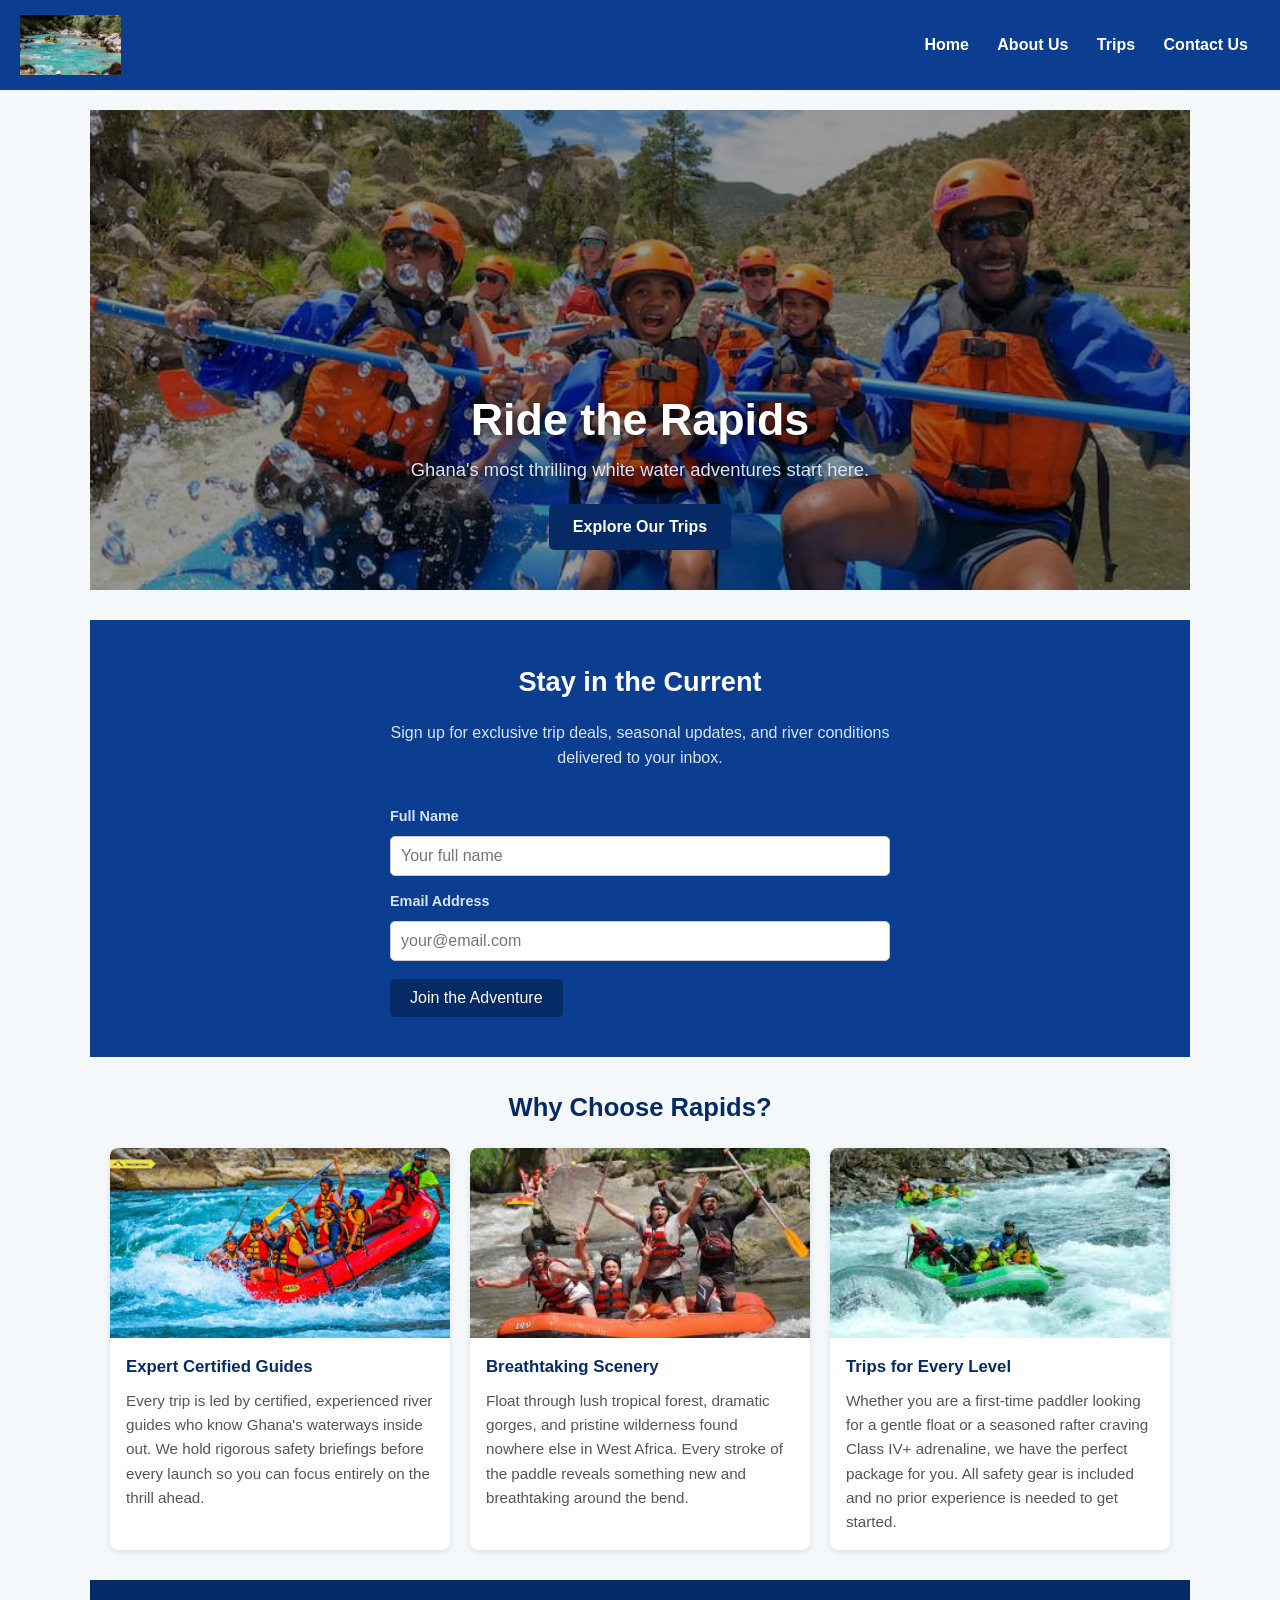
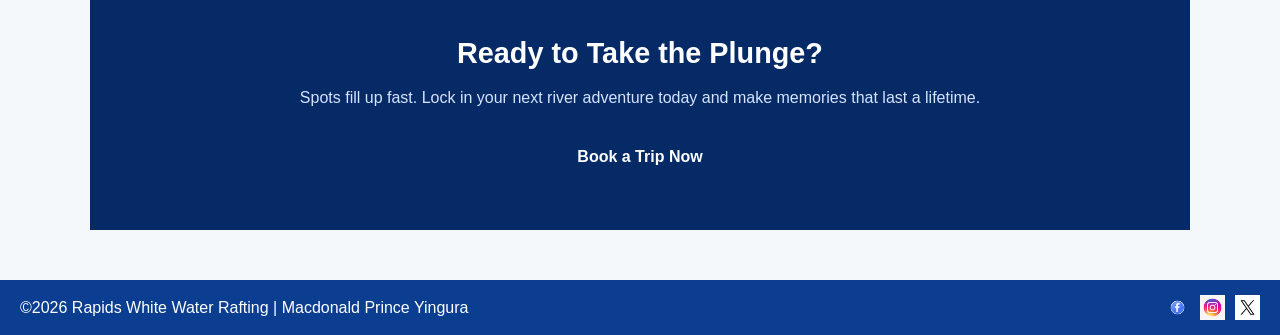
<file: wwr/index.html>
<!DOCTYPE html>
<html lang="en-US">

<head>
    <meta charset="UTF-8">
    <meta name="viewport" content="width=device-width, initial-scale=1.0">
    <meta name="description"
      content="Rapids White Water Rafting – Ghana's premier river adventure. Book thrilling white water trips, explore packages, and sign up for exclusive offers.">
    <meta name="author" content="Macdonald Prince Yingura">

    <title>Home | Rapids White Water Rafting</title>

    <link rel="stylesheet" href="styles/rafting.css">
</head>

<body>

    <header>
        <img src="images/rafting-logo.png" alt="Rafting Logo">
        <nav>
            <a href="index.html">Home</a>
            <a href="about.html">About Us</a>
            <a href="trips.html">Trips</a>
            <a href="contact.html">Contact Us</a>
        </nav>
    </header>

    <main>

        <!-- HERO SECTION: full-width image with absolutely positioned heading -->
        <section class="hero">
            <img src="images/hero.jpg" alt="Rafters paddling through churning white water rapids">
            <div class="hero-text">
                <h1>Ride the Rapids</h1>
                <p>Ghana's most thrilling white water adventures start here.</p>
                <a href="trips.html" class="btn">Explore Our Trips</a>
            </div>
        </section>

        <!-- NEWSLETTER SIGN-UP -->
        <section class="newsletter">
            <div class="newsletter-inner">
                <h2>Stay in the Current</h2>
                <p>Sign up for exclusive trip deals, seasonal updates, and river conditions
                    delivered to your inbox.</p>
                <form class="newsletter-form" action="#" method="get">
                    <label for="sub-name">Full Name</label>
                    <input type="text" id="sub-name" name="sub-name" placeholder="Your full name"
                      required>

                    <label for="sub-email">Email Address</label>
                    <input type="email" id="sub-email" name="sub-email" placeholder="your@email.com"
                      required>

                    <button type="submit">Join the Adventure</button>
                </form>
            </div>
        </section>

        <!-- WHY RAPIDS – CSS GRID SECTION -->
        <section class="why-rapids">
            <h2>Why Choose Rapids?</h2>
            <div class="why-grid">

                <article class="why-card">
                    <img src="images/adventure1.jpg" alt="Rafters navigating wild rapids together">
                    <div class="why-card-text">
                        <h3>Expert Certified Guides</h3>
                        <p>Every trip is led by certified, experienced river guides who know Ghana's
                            waterways
                            inside out. We hold rigorous safety briefings before every launch so you
                            can
                            focus entirely on the thrill ahead.</p>
                    </div>
                </article>

                <article class="why-card">
                    <img src="images/adventure2.jpg"
                      alt="Scenic calm river stretch surrounded by tropical jungle">
                    <div class="why-card-text">
                        <h3>Breathtaking Scenery</h3>
                        <p>Float through lush tropical forest, dramatic gorges, and pristine
                            wilderness found
                            nowhere else in West Africa. Every stroke of the paddle reveals
                            something
                            new and breathtaking around the bend.</p>
                    </div>
                </article>

                <article class="why-card">
                    <img src="images/adventure3.jpg"
                      alt="Group of rafters celebrating after completing a run">
                    <div class="why-card-text">
                        <h3>Trips for Every Level</h3>
                        <p>Whether you are a first-time paddler looking for a gentle float or a
                            seasoned rafter
                            craving Class IV+ adrenaline, we have the perfect package for you. All
                            safety
                            gear is included and no prior experience is needed to get started.</p>
                    </div>
                </article>

            </div>
        </section>

        <!-- CALL TO ACTION BANNER -->
        <section class="cta-banner">
            <div class="cta-content">
                <h2>Ready to Take the Plunge?</h2>
                <p>Spots fill up fast. Lock in your next river adventure today and make memories
                    that last a lifetime.</p>
                <a href="trips.html" class="btn">Book a Trip Now</a>
            </div>
        </section>

    </main>

    <footer>
        <p>©2026 Rapids White Water Rafting | Macdonald Prince Yingura</p>
        <nav class="socialmedia">
            <a href="https://facebook.com">
                <img src="images/facebook.png" alt="Facebook">
            </a>
            <a href="https://instagram.com">
                <img src="images/instagram.png" alt="Instagram">
            </a>
            <a href="https://twitter.com">
                <img src="images/twitter.png" alt="Twitter">
            </a>
        </nav>
    </footer>

</body>

</html>
</file>
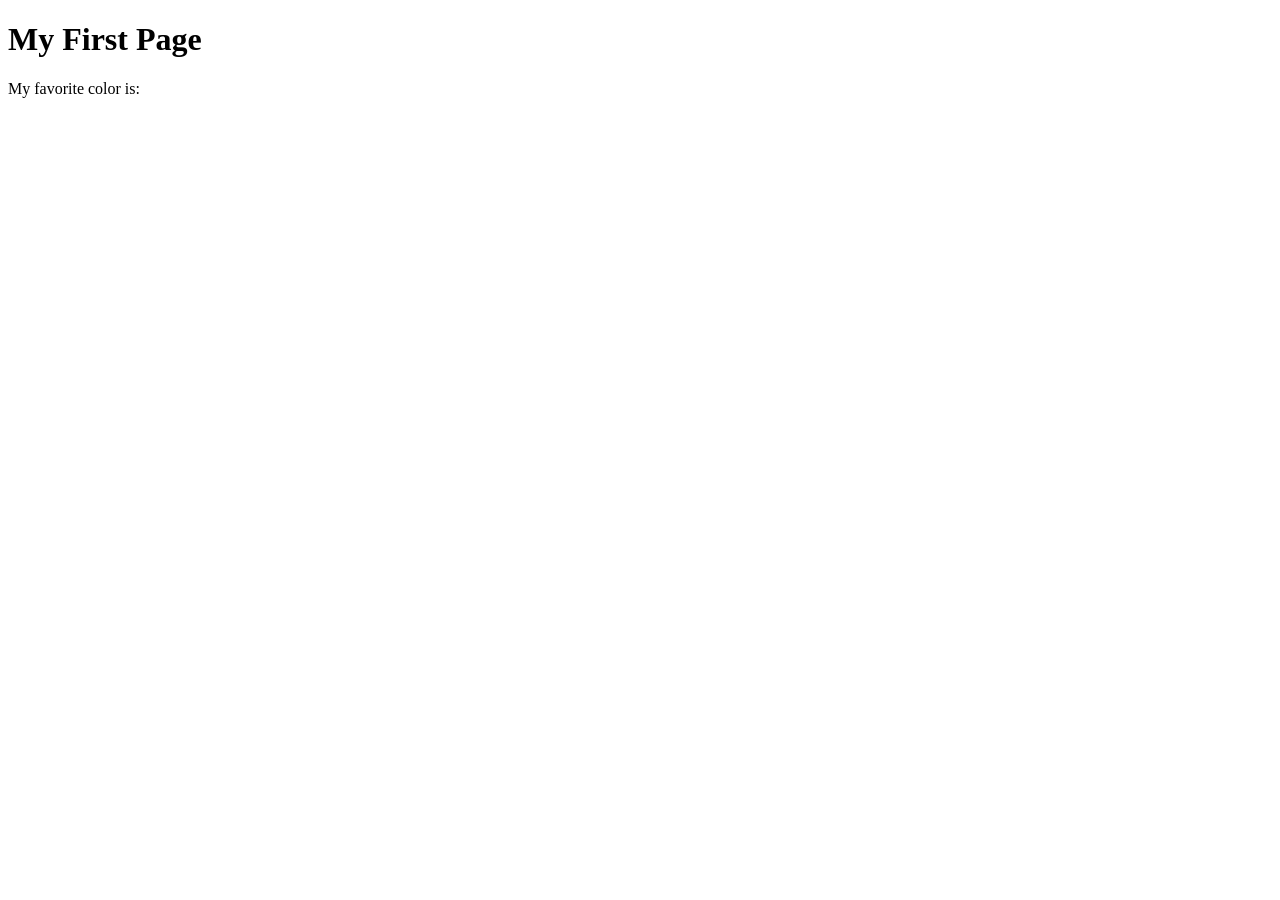
<file: week01/first-page.html>
<!DOCTYPE html>
<html lang="en">
<head>
    <meta charset="UTF-8">
    <meta name="viewport" content="width=device-width, initial-scale=1.0">
    <title>My First Page</title>
</head>
<body>
    <h1>My First Page</h1>
    <p>My favorite color is: </p>
</body>
</html>
</file>
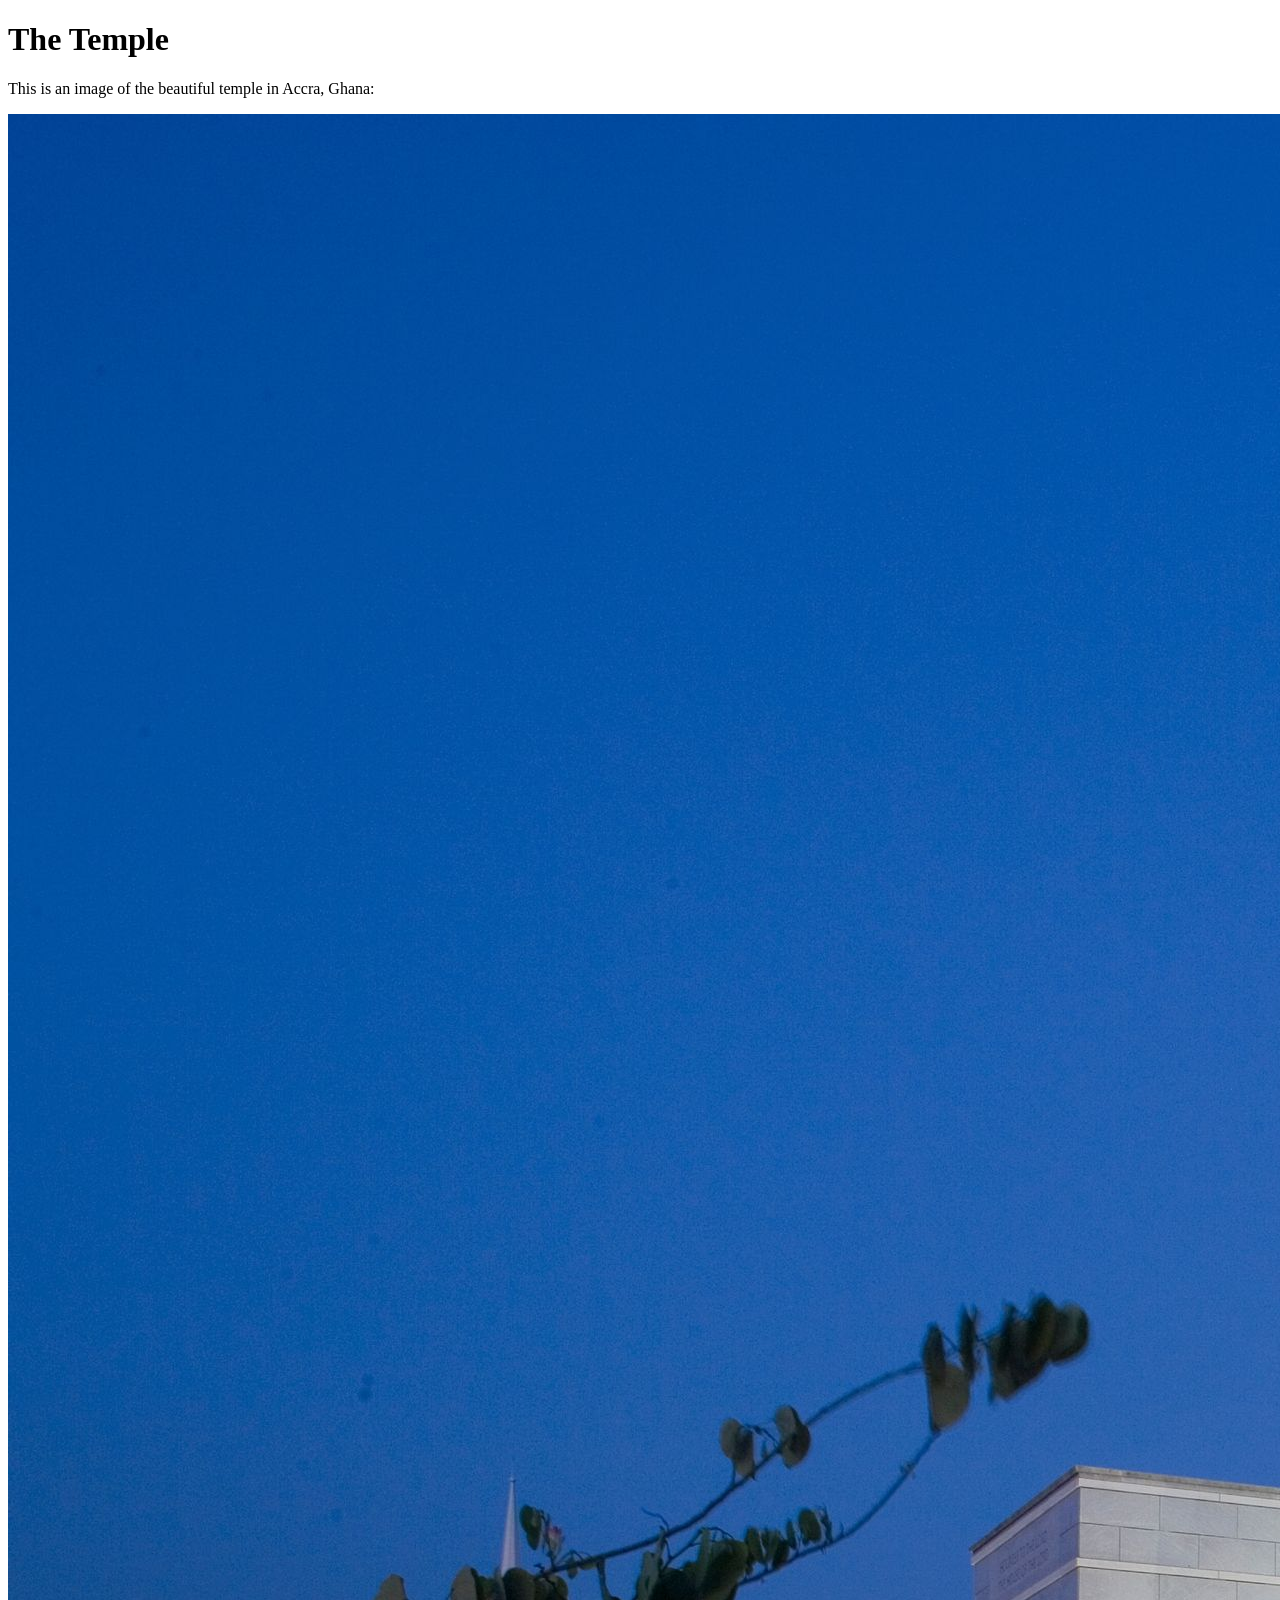
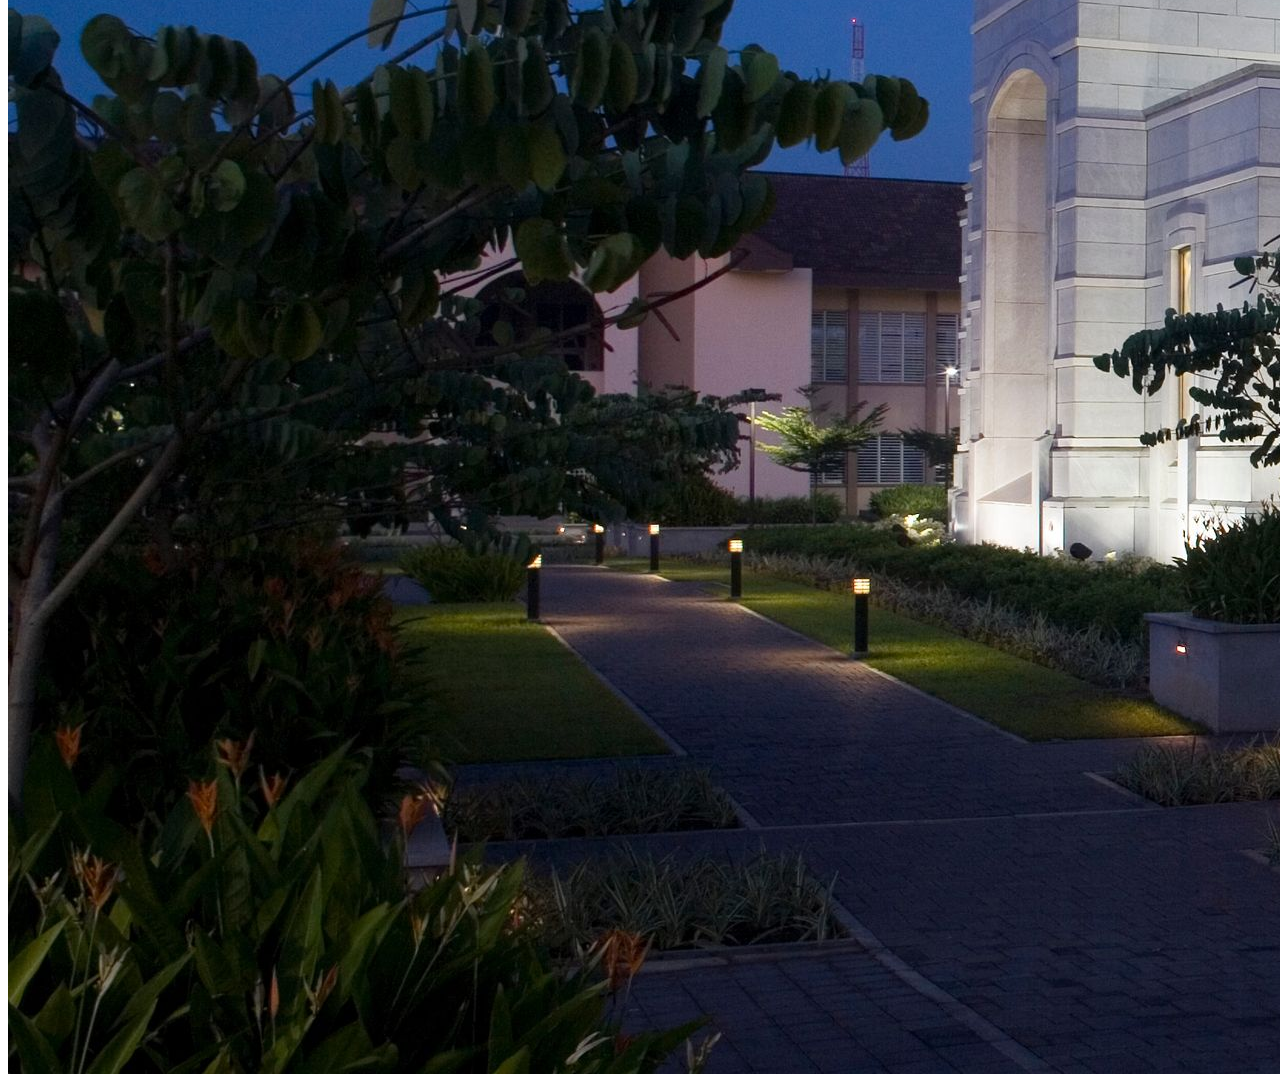
<file: week01/images.html>
<!DOCTYPE html>
<html lang="en">
<head>
    <meta charset="UTF-8">
    <meta name="viewport" content="width=device-width, initial-scale=1.0">
    <title>Temple Image</title>
</head>
<body>
    <h1>The Temple</h1>
    <p>This is an image of the beautiful temple in Accra, Ghana:</p>
    <img src="images/temple-large.jpeg" alt="The Accra Ghana Temple">
    
</body>
</html>
</file>
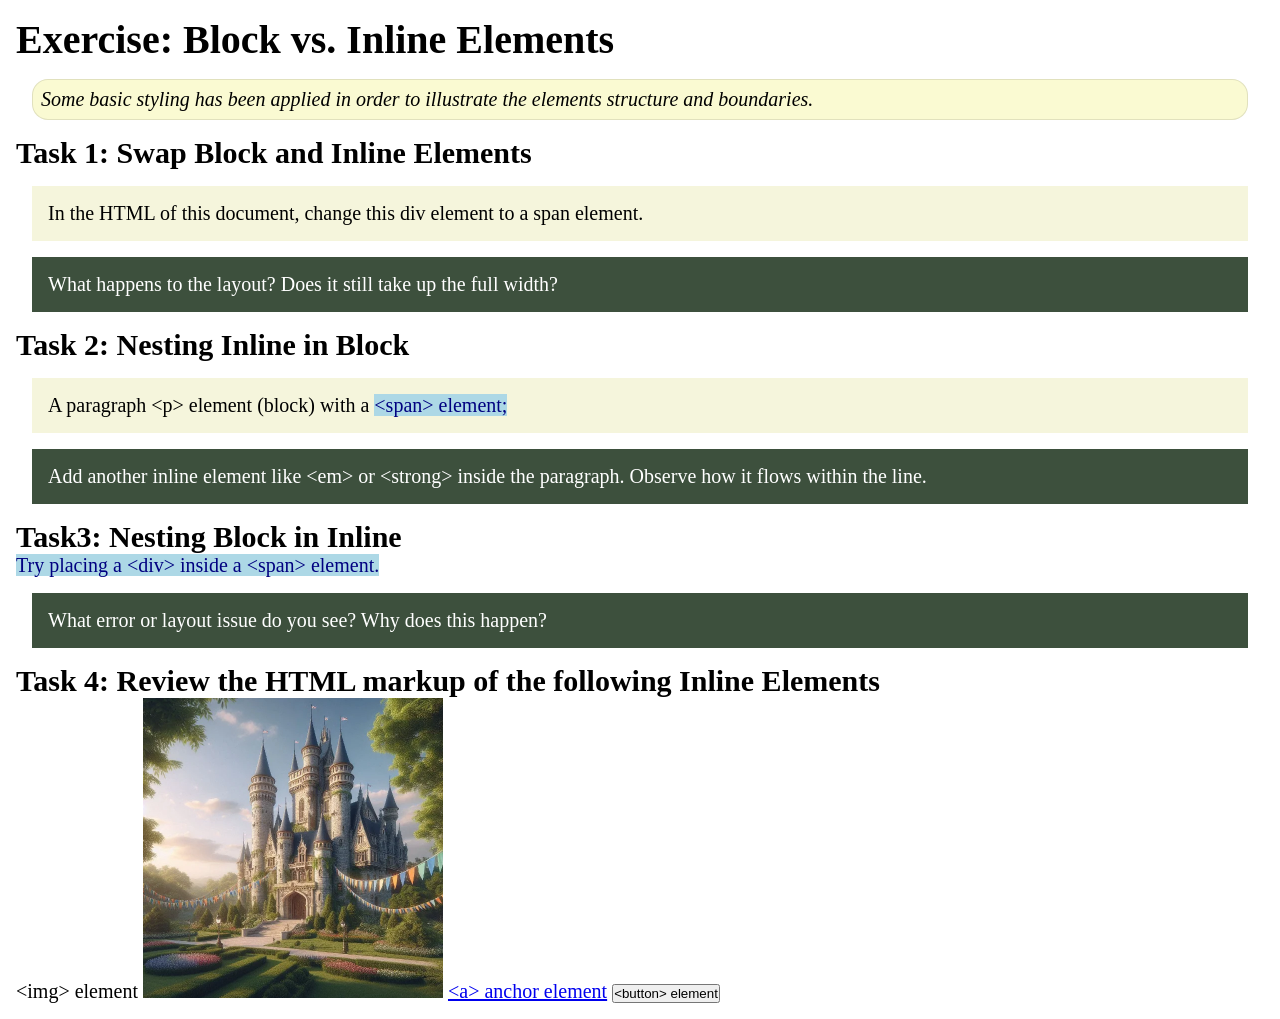
<file: week02/block-vs-inline.html>
<!DOCTYPE html>
<html lang="en">

<head>
    <meta charset="UTF-8">
    <meta name="viewport" content="width=device-width, initial-scale=1.0">
    <title>Exercise: Block vs. Inline Elements</title>
    <link rel="stylesheet" href="styles/block-vs-inline.css">
</head>

<body>
    <main>
        <h1>Exercise: Block vs. Inline Elements</h1>
        <p class="note">Some basic styling has been applied in order to illustrate the elements structure and
            boundaries.</p>

        <h2>Task 1: Swap Block and Inline Elements</h2>
        <div>In the HTML of this document, change this div element to a span element.</div>

        <p class="question">What happens to the layout? Does it still take up the full width?</p>

        <h2>Task 2: Nesting Inline in Block</h2>
        <p>A paragraph &lt;p&gt; element (block) with a <span>&lt;span&gt; element;</span></p>
        <p class="question">Add another inline element like &lt;em&gt; or &lt;strong&gt; inside the paragraph. Observe
            how it flows within the line.</p>

        <h2>Task3: Nesting Block in Inline</h2>
        <span>Try placing a &lt;div&gt; inside a &lt;span&gt; element.</span>
            <p class="question">What error or layout issue do you see? Why does this happen?</p>


            <h2>Task 4: Review the HTML markup of the following Inline Elements</h2>
        &lt;img&gt; element
        <img src="images/castle.webp" alt="placeholder image (images are inline)" width="300" height="300">
        <a href="https://churchofjesuschrist.org">&lt;a&gt; anchor element</a>
        <button type="button">&lt;button&gt; element</button>
    </main>
</body>

</html>
</file>
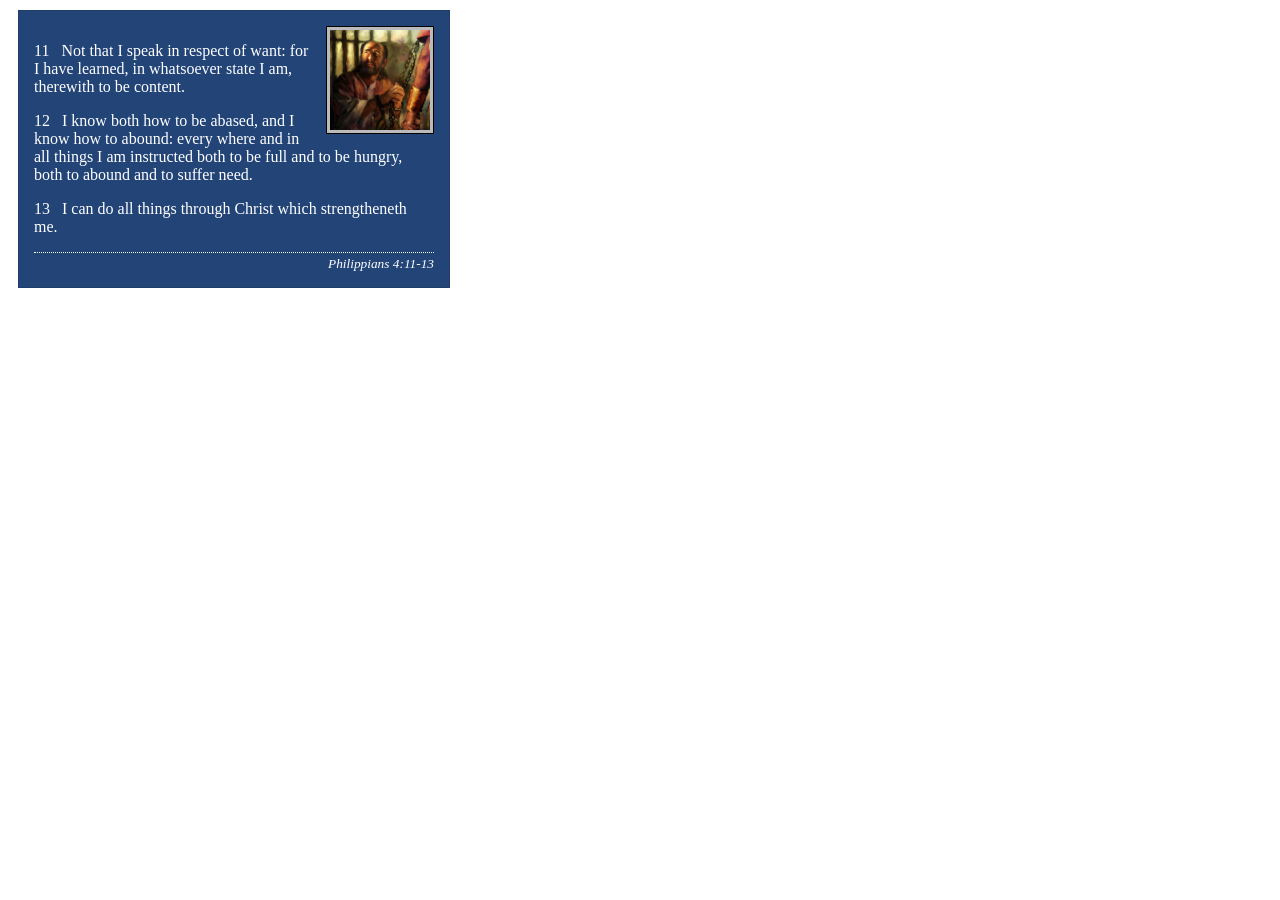
<file: week02/box-model-solution.html>
<!DOCTYPE html>
<html lang="en">
<head>
    <meta charset="UTF-8">
    <meta name="viewport" content="width=device-width, initial-scale=1.0">
    <title>Box Model Activity</title>
    <link rel="stylesheet" href="styles/box-model-solution.css">
</head>
<body>
    <main>
        <div class="callout">
            <img src="images/apostle-paul-imprisoned.webp" alt="Paul the Apostle - Imprisoned in Rome" width="200" height="200">
            <blockquote>
                <p>11 &nbsp; Not that I speak in respect of want: for I have learned, in whatsoever state I am, therewith to be content.</p>
                <p>12 &nbsp; I know both how to be abased, and I know how to abound: every where and in all things I am instructed both to be full and to be hungry, both to abound and to suffer need.</p>
                <p>13 &nbsp; I can do all things through Christ which strengtheneth me.</p>
            </blockquote>
            <cite>Philippians 4:11-13</cite>
        </div>
    </main>
</body>
</html>
</file>
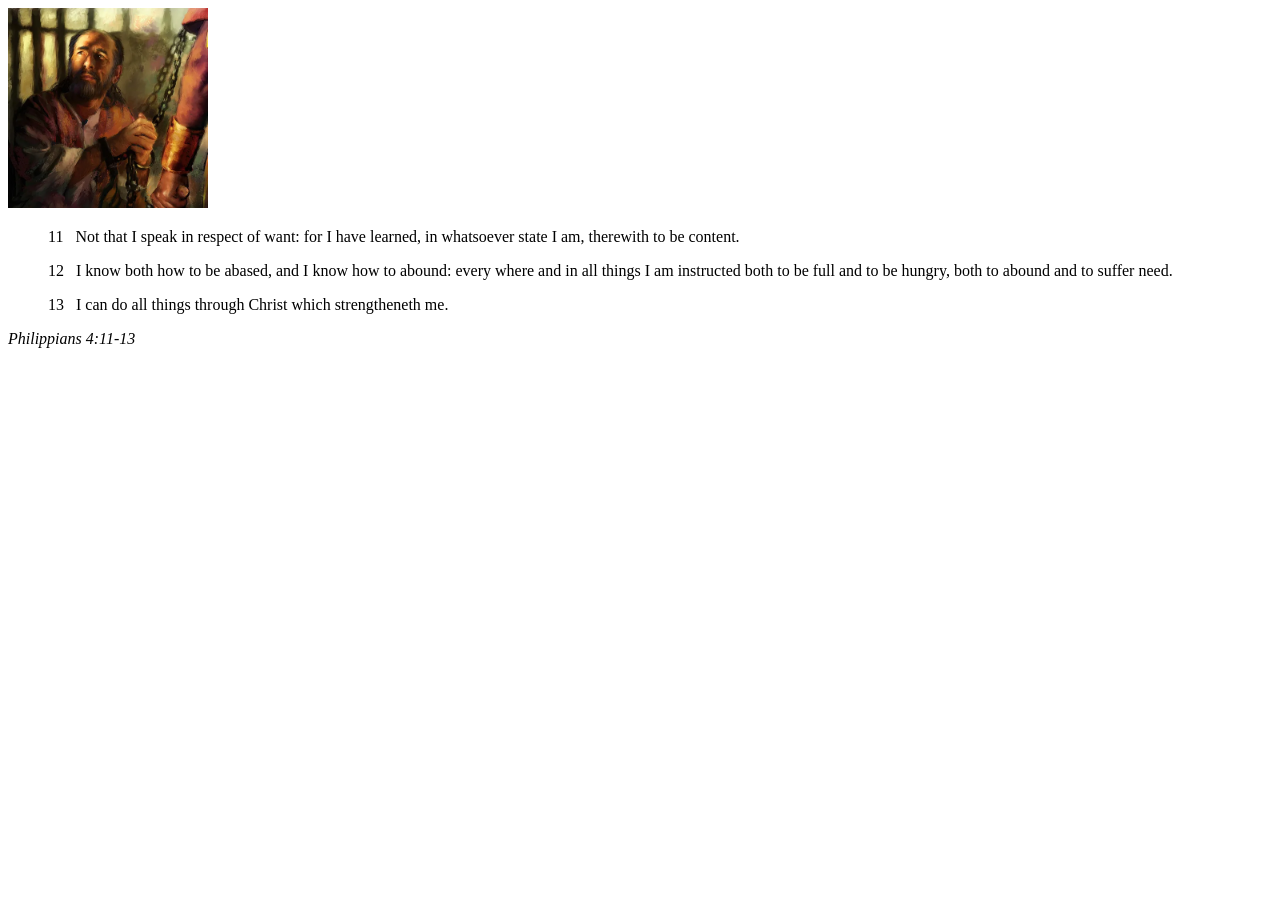
<file: week02/box-model.html>
<!DOCTYPE html>
<html lang="en">
<head>
    <meta charset="UTF-8">
    <meta name="viewport" content="width=device-width, initial-scale=1.0">
    <title>Box Model Activity</title>
</head>
<body>
    <main>
        <div class="callout">
            <img src="images/apostle-paul-imprisoned.webp" alt="Paul the Apostle - Imprisoned in Rome" width="200" height="200">
            <blockquote>
                <p>11 &nbsp; Not that I speak in respect of want: for I have learned, in whatsoever state I am, therewith to be content.</p>
                <p>12 &nbsp; I know both how to be abased, and I know how to abound: every where and in all things I am instructed both to be full and to be hungry, both to abound and to suffer need.</p>
                <p>13 &nbsp; I can do all things through Christ which strengtheneth me.</p>
            </blockquote>
            <cite>Philippians 4:11-13</cite>
        </div>
    </main>
</body>
</html>
</file>
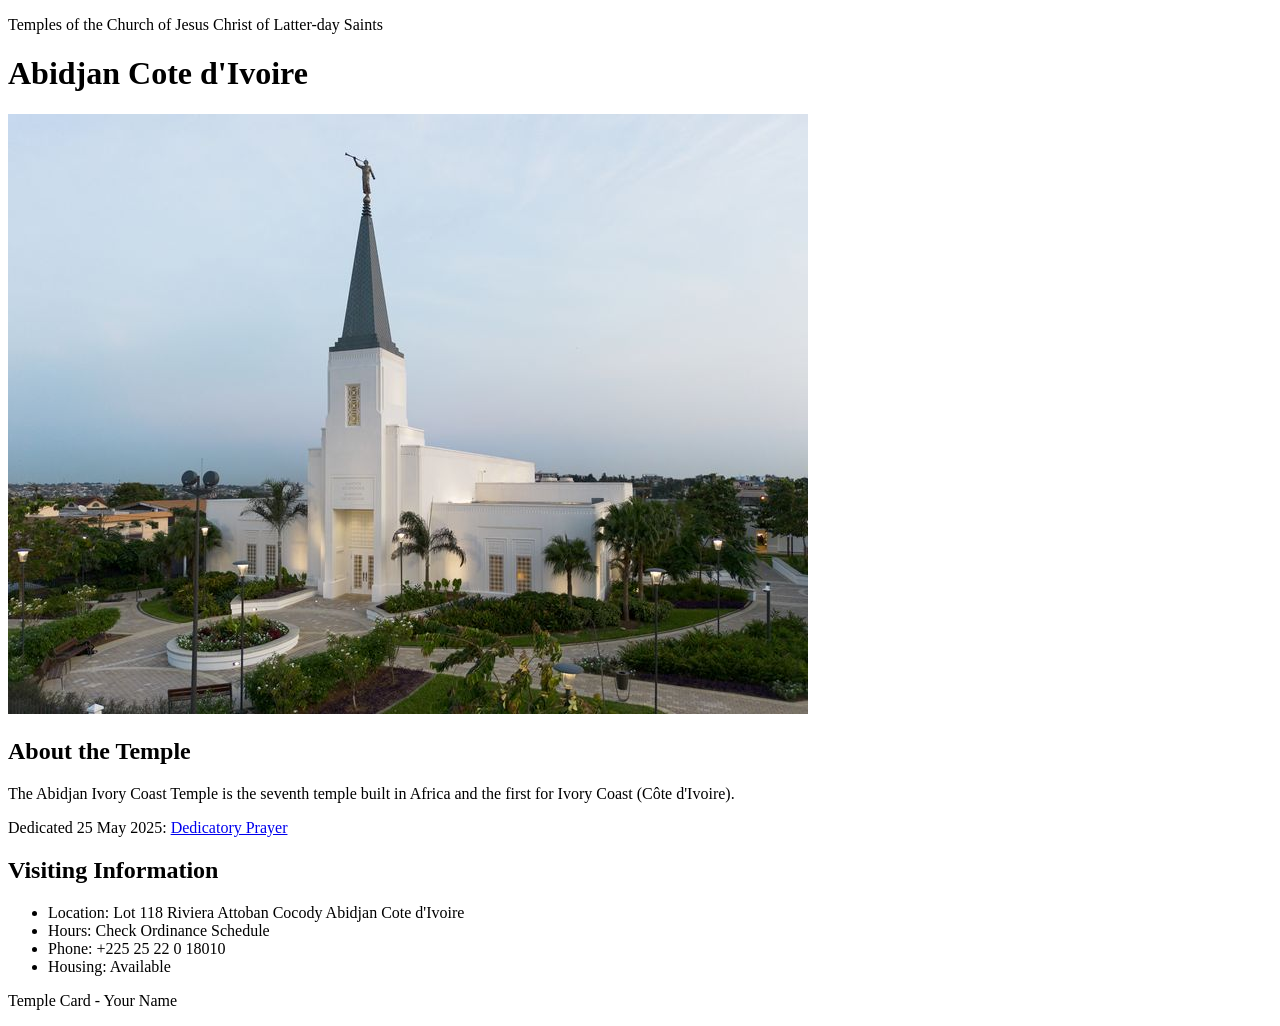
<file: week02/temple.html>
<!DOCTYPE html>
<html lang="en">

<head>
    <meta charset="UTF-8">
    <meta name="viewport" content="width=device-width, initial-scale=1.0">
    <title>Temple Card - Abidjan Cote d'Ivoire</title>
</head>

<body>
    <header>
        <p>Temples of the Church of Jesus Christ of Latter-day Saints</p>
    </header>
    <main>
        <h1>Abidjan Cote d'Ivoire</h1>
        <picture>
            <img src="images/abidjan-ivory-coast.jpeg" alt="Abidjan Cote d'Ivoire Temple">
        </picture>
        <section>
            <h2>About the Temple</h2>
            <p>The Abidjan Ivory Coast Temple is the seventh temple built in Africa and the first for Ivory Coast (Côte
                d'Ivoire).</p>
            <p>Dedicated 25 May 2025: <a
                    href="https://www.churchofjesuschrist.org/temples/dedicatory-prayer/abidjan-ivory-coast-temple/2025-05-25?lang=eng"
                    target="_blank" rel="noopener noreferrer">Dedicatory Prayer</a></p>
        </section>
        <section>
            <h2>Visiting Information</h2>
            <ul>
                <li>Location: Lot 118 Riviera Attoban Cocody Abidjan Cote d'Ivoire</li>
                <li>Hours: Check Ordinance Schedule</li>
                <li>Phone: +225 25 22 0 18010</li>
                <li>Housing: Available</li>
            </ul>
        </section>
    </main>
    <footer>
        <p>Temple Card - Your Name</p>
    </footer>
</body>

</html>
</file>
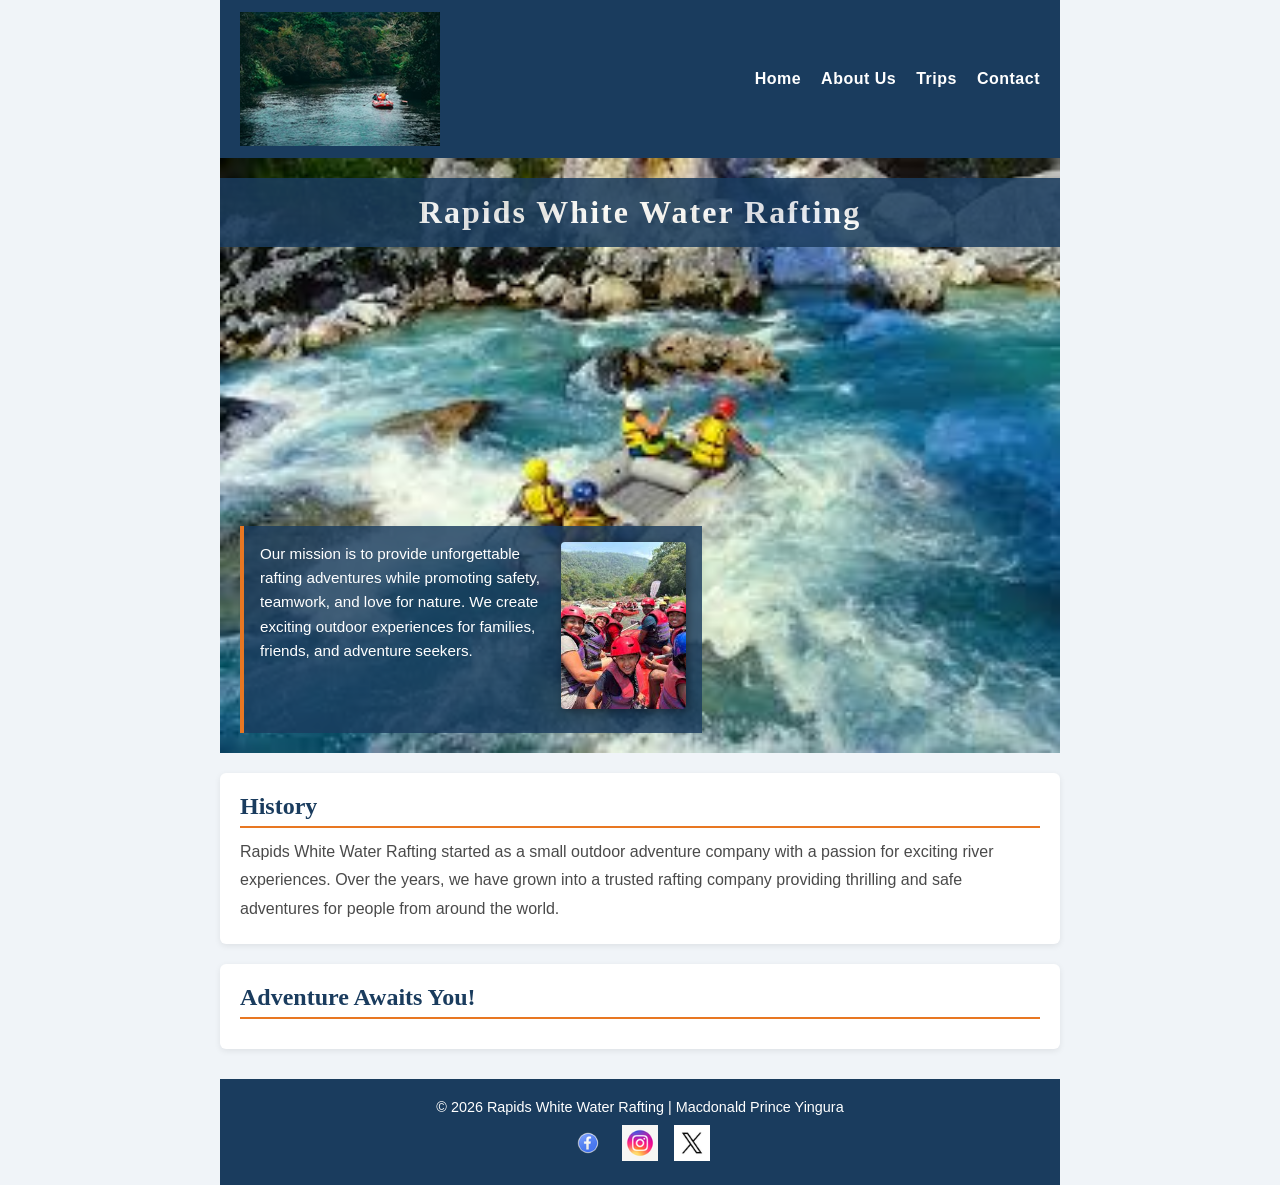
<file: week03/about.html>
<!DOCTYPE html>
<html lang="en-US">

<head>
    <meta charset="UTF-8">
    <meta name="viewport" content="width=device-width, initial-scale=1.0">
    <meta name="description"
      content="Learn more about Rapids White Water Rafting and our exciting rafting adventures.">
    <meta name="author" content="Macdonald Prince Yingura">

    <title>About Us | Rapids White Water Rafting</title>

    <link rel="stylesheet" href="styles/rafting.css">
</head>

<body>

    <header>

        <img src="images/logo.png" alt="Rafting Company Logo">

        <nav>
            <a href="index.html">Home</a>
            <a href="about.html">About Us</a>
            <a href="trips.html">Trips</a>
            <a href="contact.html">Contact</a>
        </nav>

    </header>

    <main>

        <div class="hero">

            <img src="images/hero.jpg" alt="White Water Rafting Adventure">

            <h1>Rapids White Water Rafting</h1>

            <article>

                <img src="images/happy-client.jpg" alt="Happy Employee">

                <p>
                    Our mission is to provide unforgettable rafting adventures while promoting
                    safety, teamwork, and love for nature. We create exciting outdoor experiences
                    for families, friends, and adventure seekers.
                </p>

            </article>

        </div>

        <section>

            <h2>History</h2>

            <p>
                Rapids White Water Rafting started as a small outdoor adventure company with a
                passion for exciting river experiences. Over the years, we have grown into a
                trusted rafting company providing thrilling and safe adventures for people from
                around the world.
            </p>

        </section>

        <section>

            <h2>Adventure Awaits You!</h2>

        </section>

    </main>

    <footer>

        <p>
            © 2026 Rapids White Water Rafting | Macdonald Prince Yingura
        </p>

        <nav class="socialmedia">

            <a href="https://facebook.com">
                <img src="images/facebook.png" alt="Facebook">
            </a>

            <a href="https://instagram.com">
                <img src="images/instagram.png" alt="Instagram">
            </a>

            <a href="https://twitter.com">
                <img src="images/twitter.png" alt="Twitter">
            </a>

        </nav>

    </footer>

</body>

</html>
</file>
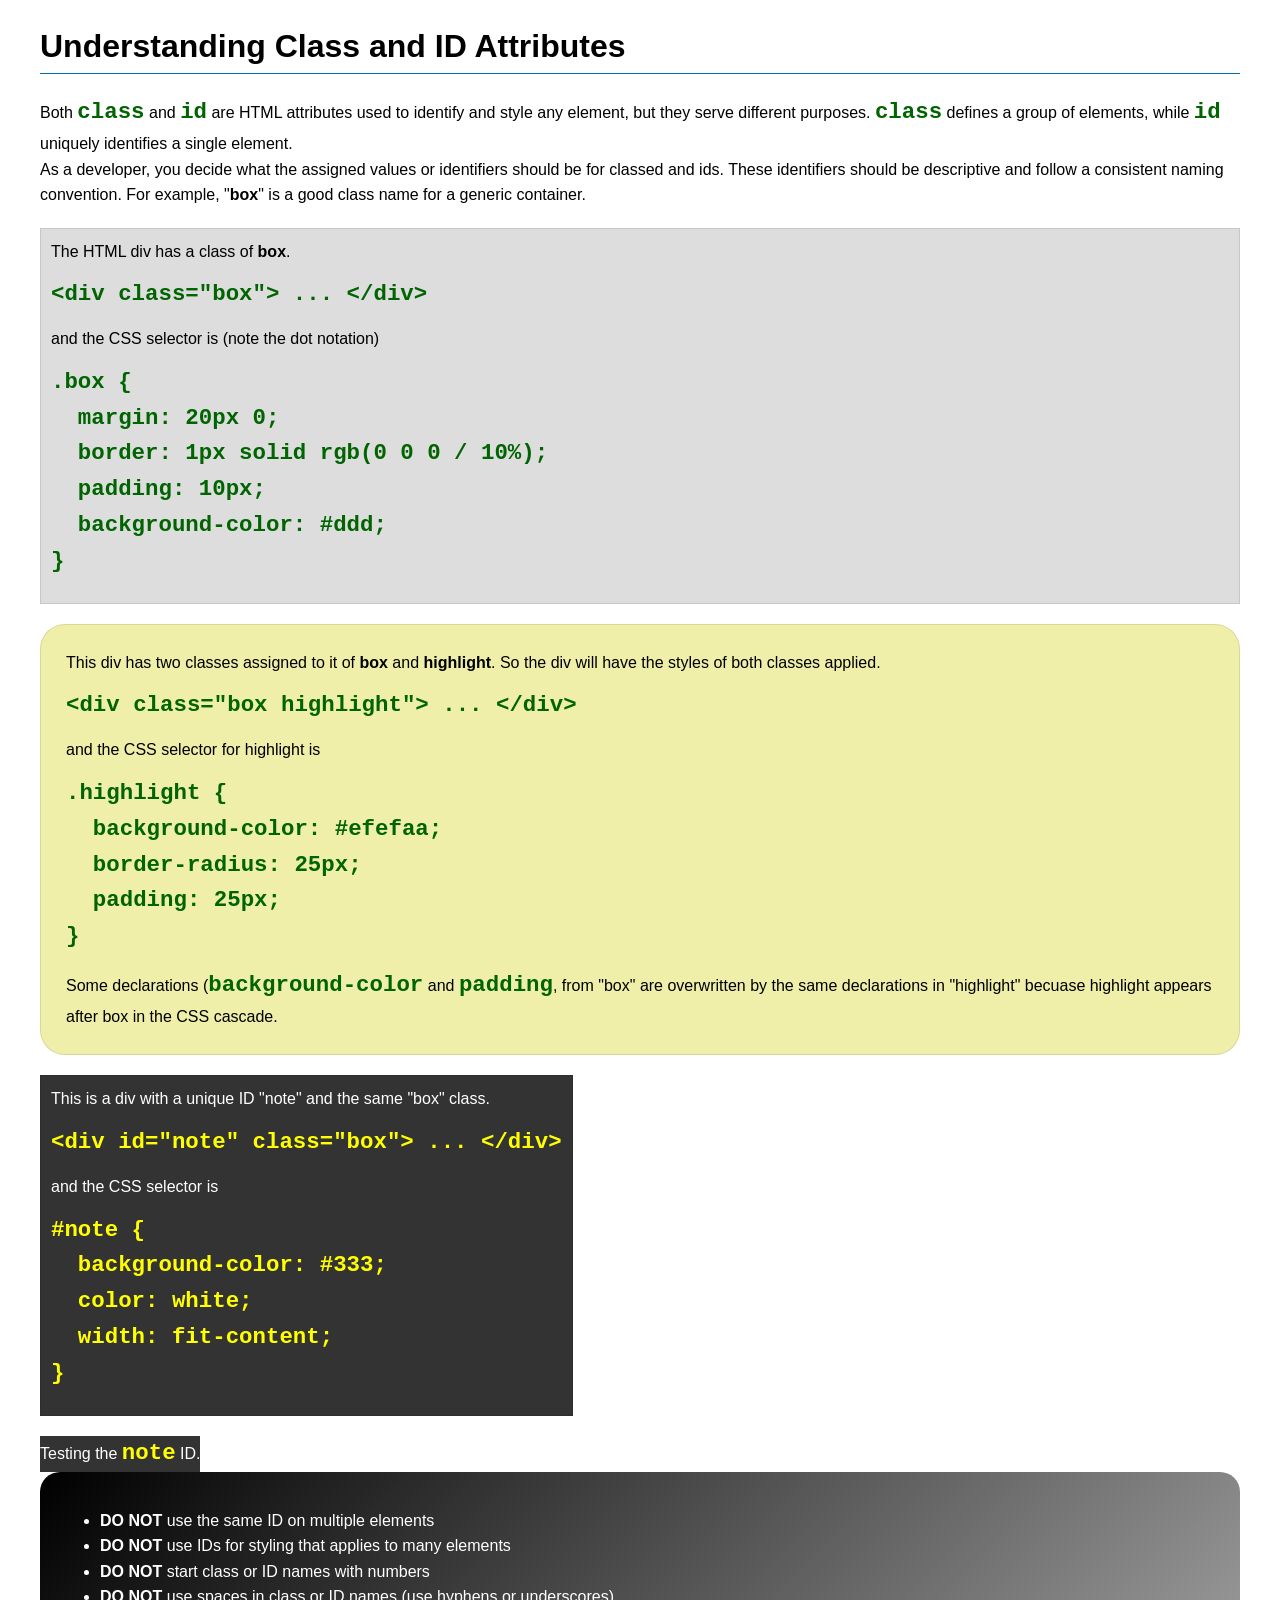
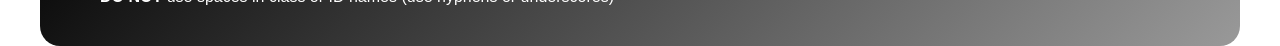
<file: week03/class-and-id.html>
<!DOCTYPE html>
<html lang="en">

<head>
    <meta charset="UTF-8">
    <meta name="viewport" content="width=device-width, initial-scale=1.0">
    <title>Class vs ID Attributes</title>
    <link rel="stylesheet" href="styles/class-and-id.css">
</head>

<body>
    <h1>Understanding Class and ID Attributes</h1>
    <p>Both <code>class</code> and <code>id</code> are HTML attributes used to identify and style any element, but they
        serve different purposes. <code>class</code> defines a group of elements, while <code>id</code> uniquely
        identifies a single element.</p>
    <p>As a developer, you decide what the assigned values or identifiers should be for classed and ids. These
        identifiers should be
        descriptive and follow a consistent naming convention. For example, "<strong>box</strong>" is a good class name
        for a generic container.</p>
    <div class="box">
        <p>The HTML div has a class of <strong>box</strong>.</p>
        <pre><code class="html">&lt;div class="box"&gt; ... &lt;/div&gt;</code></pre>
        and the CSS selector is (note the dot notation)
        <pre><code class="css">.box {
  margin: 20px 0;
  border: 1px solid rgb(0 0 0 / 10%);
  padding: 10px;
  background-color: #ddd; 
}</code></pre>
    </div>

    <div class="box highlight">
        <p>This div has two classes assigned to it of <strong>box</strong> and <strong>highlight</strong>. So the div
            will have the styles of both classes applied.</p>
        <pre><code class="html">&lt;div class="box highlight"&gt; ... &lt;/div&gt;</code></pre>
        and the CSS selector for highlight is
        <pre><code class="css">.highlight {
  background-color: #efefaa;
  border-radius: 25px;
  padding: 25px;
}</code></pre>
<p>Some declarations (<code>background-color</code> and <code>padding</code>, from "box" are overwritten by the same declarations in "highlight" becuase highlight appears after box in the CSS cascade.</p>
    </div>

    <div id="note" class="box">
        <p>This is a div with a unique ID "note" and the same "box" class.</p>
        <pre><code class="html">&lt;div id="note" class="box"&gt; ... &lt;/div&gt;</code></pre>
        and the CSS selector is
        <pre><code class="css">#note {
  background-color: #333;
  color: white;
  width: fit-content;
}</code></pre>
    </div>

    <div id="note">
        <p>Testing the <code>note</code> ID.</p>
    </div>

    <section id="best-practice">
        <ul>
            <li><strong>DO NOT</strong> use the same ID on multiple elements</li>
            <li><strong>DO NOT</strong> use IDs for styling that applies to many elements</li>
            <li><strong>DO NOT</strong> start class or ID names with numbers</li>
            <li><strong>DO NOT</strong> use spaces in class or ID names (use hyphens or underscores)</li>
        </ul>
    </section>




</body>

</html>
</file>
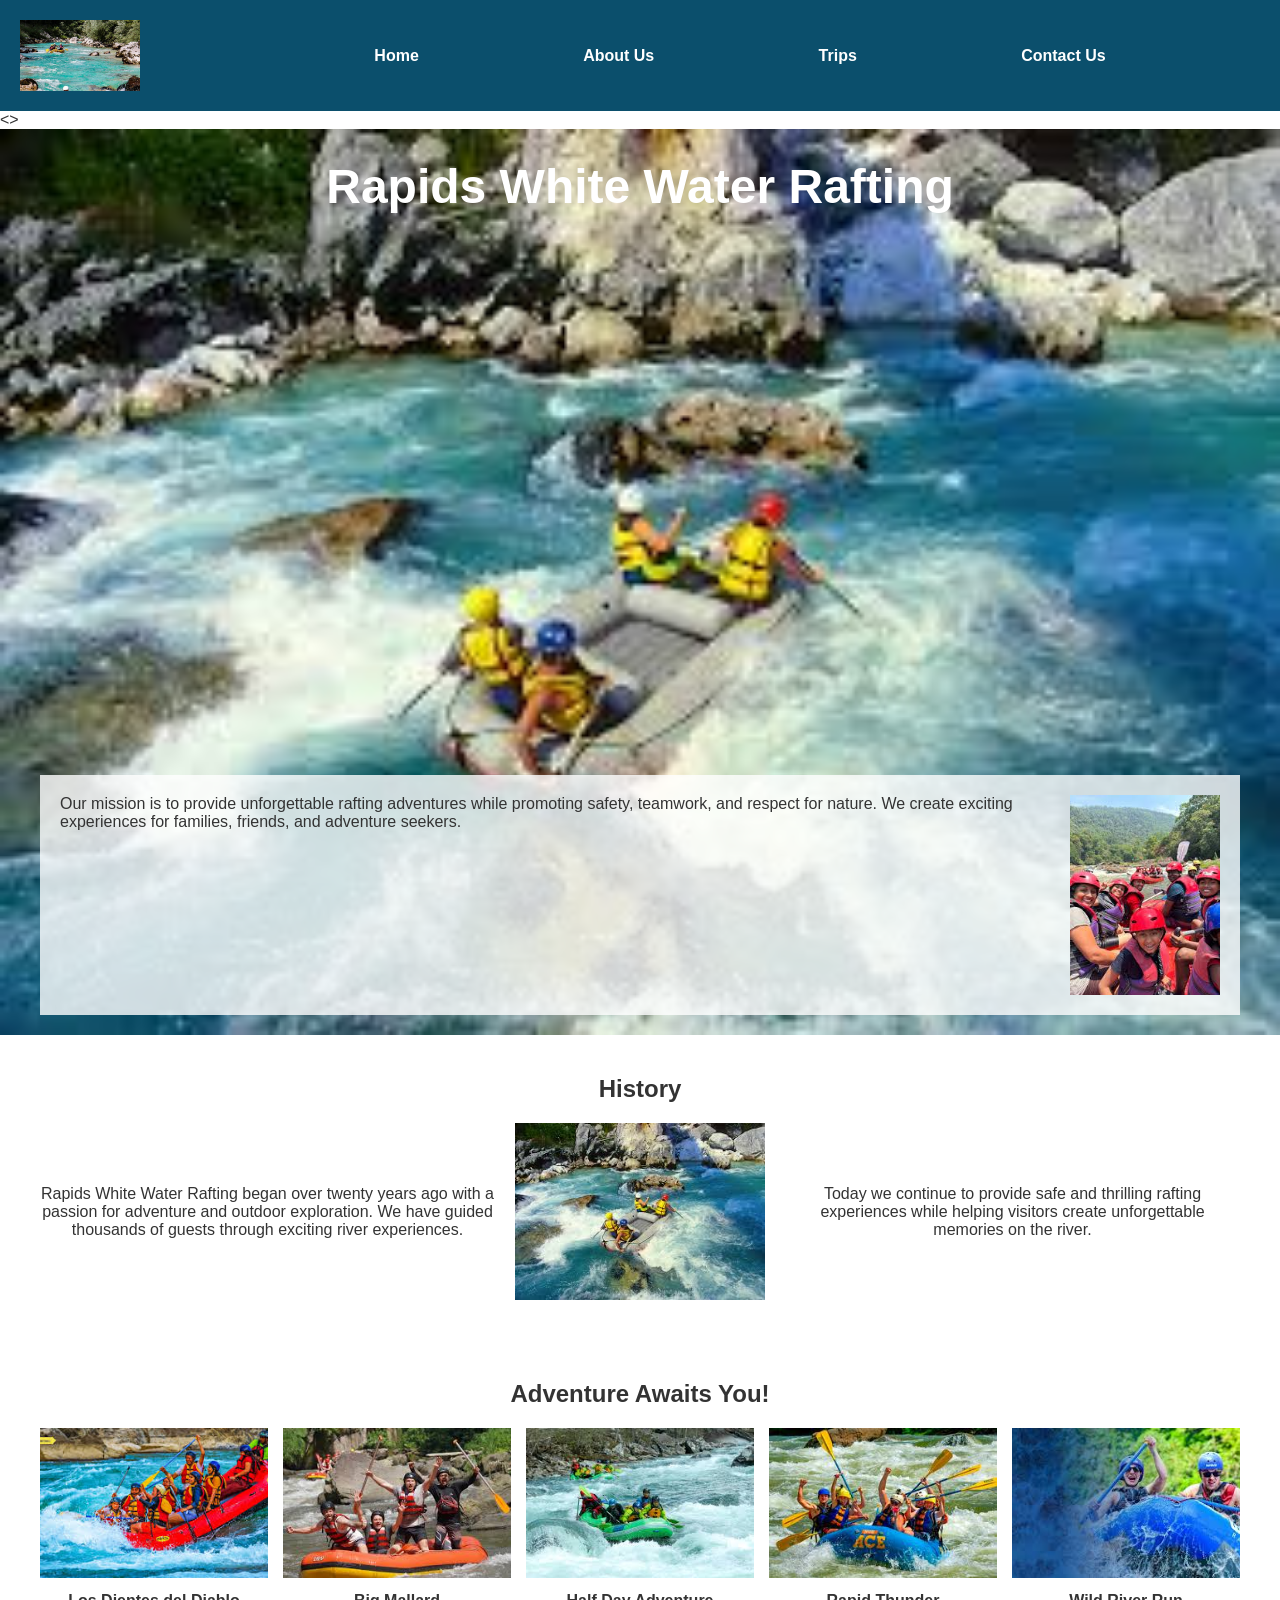
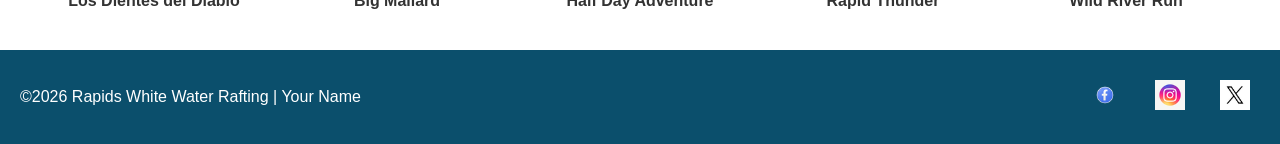
<file: week04/about.html>
<!DOCTYPE html>
<html lang="en-US">

<head>
    <meta charset="UTF-8">
    <meta name="viewport" content="width=device-width, initial-scale=1.0">
    <meta name="description" content="About Rapids White Water Rafting">
    <meta name="author" content="Your Name">

    <title>About Us | Rapids White Water Rafting</title>

    <link rel="stylesheet" href="styles/rafting.css">
</head>

<body>

    <header>

        <img src="images/rafting-logo.png" alt="Rafting Logo">

        <nav>
            <a href="index.html">Home</a>
            <a href="about.html">About Us</a>
            <a href="trips.html">Trips</a>
            <a href="contact.html">Contact Us</a>
        </nav>

    </header>

    <>

        <!-- HERO SECTION -->

        <div class="hero">

            <img src="images/hero.jpg" alt="White Water Rafting Adventure">

            <h1>Rapids White Water Rafting</h1>

            <article>

                <img src="images/happy-client.jpg" alt="Happy Client">

                <p>
                    Our mission is to provide unforgettable rafting adventures
                    while promoting safety, teamwork, and respect for nature.
                    We create exciting experiences for families, friends,
                    and adventure seekers.
                </p>

            </article>

        </div>

        <!-- HISTORY SECTION -->

        <section class="history">

            <h2>History</h2>

            <div class="history-content">

                <p>
                    Rapids White Water Rafting began over twenty years ago
                    with a passion for adventure and outdoor exploration.
                    We have guided thousands of guests through exciting
                    river experiences.
                </p>

                <img src="images/hero.jpg" alt="Rafting History">

                <p>
                    Today we continue to provide safe and thrilling rafting
                    experiences while helping visitors create unforgettable
                    memories on the river.
                </p>

            </div>

        </section>

        <!-- ADVENTURES SECTION -->
        <section class="adventures">

            <h2>Adventure Awaits You!</h2>

            <div class="adventure-gallery">

                <figure>
                    <img src="images/adventure1.jpg" alt="Los Dientes del Diablo">
                    <figcaption>Los Dientes del Diablo</figcaption>
                </figure>

                <figure>
                    <img src="images/adventure2.jpg" alt="Big Mallard">
                    <figcaption>Big Mallard</figcaption>
                </figure>

                <figure>
                    <img src="images/adventure3.jpg" alt="Half Day Adventure">
                    <figcaption>Half Day Adventure</figcaption>
                </figure>

                <figure>
                    <img src="images/adventure4.jpg" alt="Rapid Thunder">
                    <figcaption>Rapid Thunder</figcaption>
                </figure>

                <figure>
                    <img src="images/adventure5.jpg" alt="Wild River Run">
                    <figcaption>Wild River Run</figcaption>
                </figure>

            </div>

        </section>

        <!-- FOOTER -->

        <footer>

            <p>©2026 Rapids White Water Rafting | Your Name</p>

            <nav class="socialmedia">

                <a href="https://facebook.com">
                    <img src="images/facebook.png" alt="Facebook">
                </a>

                <a href="https://instagram.com">
                    <img src="images/instagram.png" alt="Instagram">
                </a>

                <a href="https://twitter.com">
                    <img src="images/twitter.png" alt="Twitter">
                </a>

            </nav>

        </footer>

</body>

</html>
</file>
<file: wwr/styles/rafting.css>
/* =========================
   GENERAL STYLES
========================= */

:root {
    --primary-color: #062a66;
    --secondary-color: #0b3d91;
}

*,
*::before,
*::after {
    box-sizing: border-box;
}

body {
    font-family: Arial, Helvetica, sans-serif;
    margin: 0;
    padding: 0;
    line-height: 1.6;
    background-color: #f4f8fb;
    color: #333;
}

img {
    max-width: 100%;
    display: block;
}

/* =========================
   HEADER
========================= */

header {
    background-color: #0b3d91;
    color: white;
    padding: 15px 20px;
    display: flex;
    align-items: center;
    justify-content: space-between;
}

header img {
    height: 60px;
    width: auto;
}

/* =========================
   NAVIGATION
========================= */

nav a {
    color: white;
    text-decoration: none;
    margin: 0 12px;
    font-weight: bold;
}

nav a:hover,
nav a:focus {
    text-decoration: underline;
    color: #adc8ff;
}

/* =========================
   MAIN LAYOUT
========================= */

main {
    max-width: 1100px;
    margin: 0 auto;
    padding: 20px;
}

/* =========================
   HERO SECTION
========================= */

.hero {
    position: relative;
    width: calc(100% + 40px);
    margin-left: -20px;
    margin-right: -20px;
    overflow: hidden;
    margin-bottom: 30px;
}

.hero img {
    width: 100%;
    height: 480px;
    object-fit: cover;
    object-position: center;
    display: block;
    filter: brightness(0.6);
}

.hero-text {
    position: absolute;
    bottom: 2.5rem;
    left: 50%;
    transform: translateX(-50%);
    text-align: center;
    color: white;
    width: 90%;
    max-width: 680px;
}

.hero-text h1 {
    font-size: 2.8rem;
    margin: 0 0 0.5rem;
    color: white;
    text-shadow: 0 2px 8px rgba(0, 0, 0, 0.6);
    line-height: 1.2;
}

.hero-text p {
    font-size: 1.15rem;
    margin: 0 0 1.25rem;
    color: #d6e4ff;
    text-shadow: 0 1px 4px rgba(0, 0, 0, 0.5);
}

/* =========================
   BUTTONS
========================= */

.btn {
    display: inline-block;
    background-color: var(--primary-color);
    color: white;
    padding: 10px 24px;
    border: none;
    border-radius: 5px;
    font-size: 1rem;
    font-weight: bold;
    cursor: pointer;
    text-decoration: none;
    transition: background-color 0.2s;
}

.btn:hover,
.btn:focus {
    background-color: #041a44;
    text-decoration: none;
    color: white;
}

button {
    background-color: var(--primary-color);
    color: white;
    padding: 10px 20px;
    border: none;
    border-radius: 5px;
    cursor: pointer;
    margin-top: 10px;
    font-size: 1rem;
    font-family: Arial, Helvetica, sans-serif;
    transition: background-color 0.2s;
}

button:hover,
button:focus {
    background-color: #041a44;
}

/* =========================
   NEWSLETTER SECTION
========================= */

.newsletter {
    background-color: var(--secondary-color);
    color: white;
    padding: 40px 20px;
    text-align: center;
    width: calc(100% + 40px);
    margin-left: -20px;
    margin-right: -20px;
    margin-bottom: 30px;
}

.newsletter-inner {
    max-width: 500px;
    margin: 0 auto;
}

.newsletter h2 {
    font-size: 1.7rem;
    margin: 0 0 0.5rem;
    color: white;
}

.newsletter p {
    color: #d6e4ff;
    margin-bottom: 1.5rem;
}

.newsletter-form {
    display: flex;
    flex-direction: column;
    gap: 4px;
    text-align: left;
}

.newsletter-form label {
    color: #d6e4ff;
    font-size: 0.9rem;
    font-weight: bold;
    margin-top: 10px;
    display: block;
}

.newsletter-form input[type="text"],
.newsletter-form input[type="email"] {
    width: 100%;
    padding: 10px;
    margin-top: 4px;
    border: 1px solid #ccc;
    border-radius: 5px;
    font-size: 1rem;
    font-family: Arial, Helvetica, sans-serif;
    color: #333;
}

.newsletter-form input:focus {
    outline: 2px solid #adc8ff;
    border-color: transparent;
}

.newsletter-form button {
    align-self: flex-start;
    margin-top: 14px;
}

/* =========================
   HOME: WHY RAPIDS GRID
========================= */

.why-rapids {
    margin-bottom: 30px;
}

.why-rapids h2 {
    font-size: 1.6rem;
    color: var(--primary-color);
    margin-bottom: 20px;
    text-align: center;
}

.why-grid {
    display: grid;
    grid-template-columns: repeat(3, 1fr);
    gap: 20px;
}

.why-card {
    background: white;
    border-radius: 8px;
    overflow: hidden;
    box-shadow: 0 2px 6px rgba(0, 0, 0, 0.1);
}

.why-card img {
    width: 100%;
    height: 190px;
    object-fit: cover;
}

.why-card-text {
    padding: 16px;
}

.why-card-text h3 {
    color: var(--primary-color);
    margin: 0 0 8px;
    font-size: 1.05rem;
}

.why-card-text p {
    font-size: 0.95rem;
    color: #555;
    margin: 0;
}

/* =========================
   CTA BANNER
========================= */

.cta-banner {
    background-color: var(--primary-color);
    color: white;
    text-align: center;
    padding: 50px 20px;
    width: calc(100% + 40px);
    margin-left: -20px;
    margin-right: -20px;
}

.cta-content h2 {
    font-size: 1.8rem;
    color: white;
    margin: 0 0 0.5rem;
}

.cta-content p {
    color: #d6e4ff;
    margin: 0 0 1.5rem;
}

/* =========================
   CONTACT INFO SECTION
========================= */

.contact-info {
    background: white;
    padding: 20px;
    margin-bottom: 20px;
    border-radius: 8px;
}

.contact-info iframe {
    width: 100%;
    max-width: 100%;
    border: 0;
    margin-top: 15px;
    border-radius: 6px;
}

/* =========================
   TEAM SECTION
========================= */

.employee-profiles {
    display: flex;
    flex-wrap: wrap;
    gap: 20px;
    justify-content: center;
    padding: 20px 0;
}

.employee-profiles figure {
    background: white;
    padding: 10px;
    border-radius: 8px;
    text-align: center;
    width: 250px;
    box-shadow: 0 2px 6px rgba(0, 0, 0, 0.1);
    margin: 0;
}

.employee-profiles figure img {
    width: 100%;
    border-radius: 6px;
}

/* =========================
   FORM STYLES
========================= */

.contact-form {
    background: white;
    padding: 20px;
    border-radius: 8px;
}

form fieldset {
    border: 1px solid #ccc;
    margin-bottom: 15px;
    padding: 15px;
    border-radius: 6px;
}

form legend {
    font-weight: bold;
    color: var(--primary-color);
}

label {
    display: block;
    margin-top: 10px;
}

input[type="text"],
input[type="email"],
textarea {
    width: 100%;
    padding: 10px;
    margin-top: 5px;
    border: 1px solid #ccc;
    border-radius: 5px;
    font-family: Arial, Helvetica, sans-serif;
    font-size: 1rem;
}

input[type="text"]:focus,
input[type="email"]:focus,
textarea:focus {
    outline: 2px solid var(--secondary-color);
    border-color: transparent;
}

input[type="radio"],
input[type="checkbox"] {
    width: auto;
    margin-right: 6px;
}

label.newsletter {
    display: flex;
    align-items: center;
    gap: 8px;
    margin-top: 10px;
    font-size: 0.95rem;
    background: none;
    padding: 0;
}

/* =========================
   TRIPS PAGE: CTA STRIP
========================= */

.trips-cta {
    background-color: #d6e4ff;
    padding: 18px 20px;
    display: flex;
    align-items: center;
    justify-content: center;
    gap: 20px;
    flex-wrap: wrap;
    text-align: center;
    margin-bottom: 30px;
    border-radius: 8px;
}

.trips-cta p {
    margin: 0;
    font-size: 1.05rem;
    color: var(--primary-color);
    font-weight: bold;
}

/* =========================
   TRIPS PAGE: TRIP CARDS GRID
========================= */

.trip-details {
    margin-bottom: 30px;
}

.trip-details h2 {
    font-size: 1.6rem;
    color: var(--primary-color);
    margin-bottom: 20px;
    text-align: center;
}

.trips-grid {
    display: grid;
    grid-template-columns: repeat(3, 1fr);
    gap: 20px;
}

.trip-card {
    background: white;
    border-radius: 8px;
    overflow: hidden;
    box-shadow: 0 2px 6px rgba(0, 0, 0, 0.1);
    display: flex;
    flex-direction: column;
}

.trip-card img {
    width: 100%;
    height: 200px;
    object-fit: cover;
}

.trip-card-body {
    padding: 16px;
    flex: 1;
    display: flex;
    flex-direction: column;
}

.trip-badge {
    display: inline-block;
    background-color: var(--secondary-color);
    color: white;
    font-size: 0.75rem;
    font-weight: bold;
    padding: 3px 10px;
    border-radius: 4px;
    margin-bottom: 8px;
    align-self: flex-start;
    letter-spacing: 0.04em;
}

.trip-card-body h3 {
    font-size: 1.1rem;
    color: var(--primary-color);
    margin: 0 0 8px;
}

.trip-card-body p {
    font-size: 0.95rem;
    color: #555;
    flex: 1;
    margin-bottom: 12px;
}

.trip-meta {
    list-style: none;
    padding: 0;
    margin: 0;
    border-top: 1px solid #e0e8f5;
    padding-top: 10px;
    display: grid;
    grid-template-columns: 1fr 1fr;
    gap: 4px 10px;
    font-size: 0.88rem;
    color: #333;
}

/* =========================
   TRIPS PAGE: TABLE
========================= */

.trips-table-section {
    margin-bottom: 30px;
}

.trips-table-section h2 {
    font-size: 1.6rem;
    color: var(--primary-color);
    margin-bottom: 16px;
    text-align: center;
}

.table-wrapper {
    overflow-x: auto;
}

.trips-table {
    width: 100%;
    border-collapse: collapse;
    background: white;
    font-size: 0.95rem;
    box-shadow: 0 2px 6px rgba(0, 0, 0, 0.1);
}

.trips-table caption {
    caption-side: bottom;
    font-size: 0.82rem;
    color: #666;
    padding: 6px;
    text-align: left;
}

.trips-table thead {
    background-color: var(--primary-color);
    color: white;
}

.trips-table thead th {
    padding: 12px 14px;
    text-align: left;
    font-size: 0.85rem;
    letter-spacing: 0.03em;
}

.trips-table tbody tr {
    border-bottom: 1px solid #e0e8f5;
}

.trips-table tbody tr:last-child {
    border-bottom: none;
}

.trips-table tbody tr:nth-child(even) {
    background-color: #f0f5ff;
}

.trips-table tbody td {
    padding: 12px 14px;
    color: #333;
}

/* =========================
   ABOUT PAGE
========================= */

.history,
.mission,
.adventures {
    background: white;
    padding: 20px;
    margin-bottom: 20px;
    border-radius: 8px;
}

.history h2,
.mission h2,
.adventures h2 {
    color: var(--primary-color);
    margin-top: 0;
}

.adventure-gallery {
    display: grid;
    grid-template-columns: repeat(auto-fit, minmax(200px, 1fr));
    gap: 16px;
    margin-top: 16px;
}

.adventure-gallery figure {
    margin: 0;
    text-align: center;
}

.adventure-gallery figure img {
    width: 100%;
    height: 170px;
    object-fit: cover;
    border-radius: 6px;
}

.adventure-gallery figcaption {
    font-size: 0.88rem;
    color: #666;
    margin-top: 6px;
}

/* =========================
   FOOTER
========================= */

footer {
    background-color: #0b3d91;
    color: white;
    padding: 15px 20px;
    margin-top: 30px;
    display: flex;
    align-items: center;
    justify-content: space-between;
    flex-wrap: wrap;
    gap: 10px;
}

footer p {
    margin: 0;
    color: white;
}

.socialmedia {
    display: flex;
    gap: 10px;
    align-items: center;
}

.socialmedia a {
    margin: 0;
}

.socialmedia img {
    height: 25px;
    width: 25px;
    object-fit: contain;
}

/* =========================
   RESPONSIVE
========================= */

@media (max-width: 768px) {
    header {
        flex-direction: column;
        text-align: center;
        gap: 10px;
    }

    nav a {
        display: inline-block;
        margin: 8px;
    }

    .hero img {
        height: 300px;
    }

    .hero-text h1 {
        font-size: 1.8rem;
    }

    .why-grid,
    .trips-grid {
        grid-template-columns: 1fr;
    }

    .trips-cta {
        flex-direction: column;
    }

    .employee-profiles {
        flex-direction: column;
        align-items: center;
    }

    footer {
        flex-direction: column;
        align-items: center;
        text-align: center;
    }
}

@media (max-width: 480px) {
    .hero-text h1 {
        font-size: 1.4rem;
    }

    .trip-meta {
        grid-template-columns: 1fr;
    }
}
</file>
<file: week02/styles/block-vs-inline.css>
* {
    margin: 0;
    padding: 0;
}

body {
    font-size: 20px;
    margin: 1rem;
}

p,
div {
    background-color: beige;
    margin: 1rem;
    padding: 1rem;
}

span {
    color: navy;
    background-color: lightblue;
}

code {
    margin: 0;
    padding: 0;
    color: green;
    font-size: 1.2rem;
}

.note {
    font-style: italic;
    background-color: lightgoldenrodyellow;
    border-radius: 1rem;
    border: 1px solid rgb(0 0 0 / 10%);
    margin: 1rem;
    padding: .5rem;
}

.question {
    background-color: #3d503d;
    color: #fff;
}
</file>
<file: week02/styles/box-model-solution.css>
.callout {
    max-width: 400px;
    margin: 10px;
    border: 1px solid rgba(0, 0, 0, .1);
    padding: 15px;
    background-color: #247;
    color: #fff;
}

.callout img {
    float: right;
    margin: 0 0 10px 15px;
    border: 1px solid #000;
    padding: 3px;
    background-color: #bbb;
    width: 100px;
    height: auto;

}

blockquote {
    margin: 0;
}

cite {
    display: block;
    border-top: 1px dotted #fff;
    padding-top: 3px;
    text-align: right;
    font-size: smaller;
}
</file>
<file: week03/styles/rafting.css>
/* ─── CSS Variables ─────────────────────────────────────────── */
:root {
    --primary-color: #1a3c5e;
    /* deep navy blue */
    --secondary-color: #2e7d9e;
    /* river teal */
    --accent1-color: #4a4a4a;
    /* dark gray for body text */
    --accent2-color: #f0f4f8;
    /* light background */
    --highlight-color: #e87722;
    /* warm orange for highlights */
    --heading-font: 'Georgia', 'Times New Roman', serif;
    --body-font: 'Trebuchet MS', 'Gill Sans', sans-serif;
}

/* ─── Box Model Reset ───────────────────────────────────────── */
* {
    margin: 0;
    padding: 0;
    box-sizing: border-box;
}

/* ─── Body ──────────────────────────────────────────────────── */
body {
    font-family: var(--body-font);
    color: var(--accent1-color);
    background-color: var(--accent2-color);
}

/* ─── Page Width & Centering ────────────────────────────────── */
header,
main,
footer {
    width: 840px;
    margin: 0 auto;
}

/* ─── Headings ──────────────────────────────────────────────── */
h1,
h2 {
    font-family: var(--heading-font);
    color: var(--primary-color);
}

/* ─── Nav, Paragraph, Section, Article Spacing ──────────────── */
nav,
p,
section,
article {
    margin: 16px;
    padding: 8px;
}

/* ─── Header ────────────────────────────────────────────────── */
header {
    display: flex;
    align-items: center;
    justify-content: space-between;
    background-color: var(--primary-color);
    padding: 12px 20px;
}

header .logo {
    width: 120px;
    height: auto;
}

header nav {
    display: flex;
    gap: 20px;
    margin: 0;
    padding: 0;
}

header nav a {
    color: #ffffff;
    text-decoration: none;
    font-weight: bold;
    font-size: 1rem;
    letter-spacing: 0.5px;
    transition: color 0.2s;
}

header nav a:hover {
    color: var(--highlight-color);
}

/* ─── Hero Div ──────────────────────────────────────────────── */
.hero {
    position: relative;
}

.hero img {
    display: block;
    width: 100%;
    height: auto;
}

/* ─── Hero H1 Overlay ───────────────────────────────────────── */
h1 {
    position: absolute;
    top: 20px;
    width: 100%;
    padding: 16px;
    text-align: center;
    opacity: 0.85;
    background-color: var(--primary-color);
    color: #ffffff;
    font-size: 2rem;
    letter-spacing: 2px;
}

/* ─── Hero Article Overlay ──────────────────────────────────── */
.hero article {
    position: absolute;
    bottom: 20px;
    left: 20px;
    width: 55%;
    background-color: rgba(26, 60, 94, 0.82);
    color: #ffffff;
    padding: 16px;
    border-left: 4px solid var(--highlight-color);
    margin: 0;
}

.hero article p {
    color: #ffffff;
    margin: 0;
    padding: 0;
    font-size: 0.95rem;
    line-height: 1.6;
}

/* ─── Hero Article Image ────────────────────────────────────── */
.hero article img {
    float: right;
    width: 125px;
    margin: 0 0 8px 12px;
    border-radius: 4px;
    box-shadow: 2px 2px 8px rgba(0, 0, 0, 0.4);
}

/* ─── Sections ──────────────────────────────────────────────── */
section {
    background-color: #ffffff;
    border-radius: 6px;
    box-shadow: 0 2px 6px rgba(0, 0, 0, 0.08);
    margin: 20px 0;
    padding: 20px;
}

section h2 {
    font-size: 1.5rem;
    margin-bottom: 10px;
    border-bottom: 2px solid var(--highlight-color);
    padding-bottom: 6px;
}

section p {
    margin: 0;
    padding: 0;
    line-height: 1.8;
    font-size: 1rem;
}

/* ─── Footer ────────────────────────────────────────────────── */
footer {
    background-color: var(--primary-color);
    color: #ffffff;
    text-align: center;
    padding: 20px;
    margin-top: 30px;
}

footer p {
    color: #ffffff;
    margin: 0 0 10px 0;
    padding: 0;
    font-size: 0.9rem;
}

footer .socialmedia {
    display: flex;
    justify-content: center;
    gap: 16px;
    margin: 0;
    padding: 0;
}

.socialmedia a {
    text-decoration: none;
}

.socialmedia img {
    width: 36px;
    height: 36px;
    transition: opacity 0.2s;
}

.socialmedia img:hover {
    opacity: 0.75;
}
</file>
<file: week03/styles/class-and-id.css>
body {
    font-family: Arial, sans-serif;
    line-height: 1.6;
    margin: 0;
    padding: 0 40px;
}

h1 {
    border-bottom: 1px solid rgb(0 110 182);
    padding-bottom: 0;
}



p {
    margin: 0;
}

code {
    color: darkgreen;
    font-weight: 700;
    font-size: 1.4rem;
}

/* Class examples - can be reused */

.box {
    margin: 20px 0;
    border: 1px solid rgb(0 0 0 / 10%);
    padding: 10px;
    background-color: #ddd; /* this is shorthand for #dddddd */
}

.highlight {
    background-color: #efefaa;
    border-radius: 25px;
    padding: 25px;
}

/* ID examples - should be unique */

#note {
    background-color: #333;
    color: white;
    width: fit-content;
}

#note code {
    color: yellow;
}

#best-practice {
    background: linear-gradient(135deg, #000 0%, #999 100%);
    color: white;
    border-radius: 20px;
    padding: 20px
}
</file>
<file: week04/styles/rafting.css>
* {
    margin: 0;
    padding: 0;
    box-sizing: border-box;
}

body {
    font-family: Arial, sans-serif;
    color: #333;
}

/* HEADER */

header {
    display: grid;
    grid-template-columns: 200px 1fr;
    align-items: center;
    background-color: #0b4f6c;
    padding: 20px;
}

header img {
    width: 120px;
}

nav {
    display: flex;
    justify-content: space-evenly;
    align-items: center;
}

nav a {
    color: white;
    text-decoration: none;
    font-weight: bold;
    padding: 10px;
}

nav a:hover {
    background-color: #145c7a;
    border-radius: 5px;
}

/* HERO SECTION */

.hero {
    position: relative;
}

.hero img {
    display: block;
    width: 100%;
}

.hero h1 {
    position: absolute;
    top: 30px;
    width: 100%;
    text-align: center;
    color: white;
    font-size: 3rem;
}

.hero article {
    position: absolute;
    bottom: 20px;
    left: 40px;
    right: 40px;
    background-color: rgba(255, 255, 255, 0.8);
    padding: 20px;
}

.hero article img {
    float: right;
    width: 150px;
    margin-left: 15px;
}

/* HISTORY SECTION */

.history {
    padding: 40px;
    text-align: center;
}

.history-content {
    display: grid;
    grid-template-columns: 1fr 250px 1fr;
    gap: 20px;
    align-items: center;
    margin-top: 20px;
}

.history-content img {
    width: 100%;
}

/* ADVENTURES SECTION */
/* ADVENTURES SECTION */

.adventures {
    padding: 40px;
    text-align: center;
}

.adventure-gallery {
    display: flex;
    justify-content: space-between;
    gap: 15px;
    margin-top: 20px;
}

.adventure-gallery figure {
    flex: 1;
}

.adventure-gallery img {
    width: 100%;
    height: 150px;
    object-fit: cover;
}

figcaption {
    margin-top: 10px;
    font-weight: bold;
}

/* FOOTER */

footer {
    display: flex;
    justify-content: space-between;
    align-items: center;
    background-color: #0b4f6c;
    color: white;
    padding: 20px;
}

.socialmedia {
    display: flex;
    gap: 15px;
}

.socialmedia img {
    width: 30px;
}
</file>
